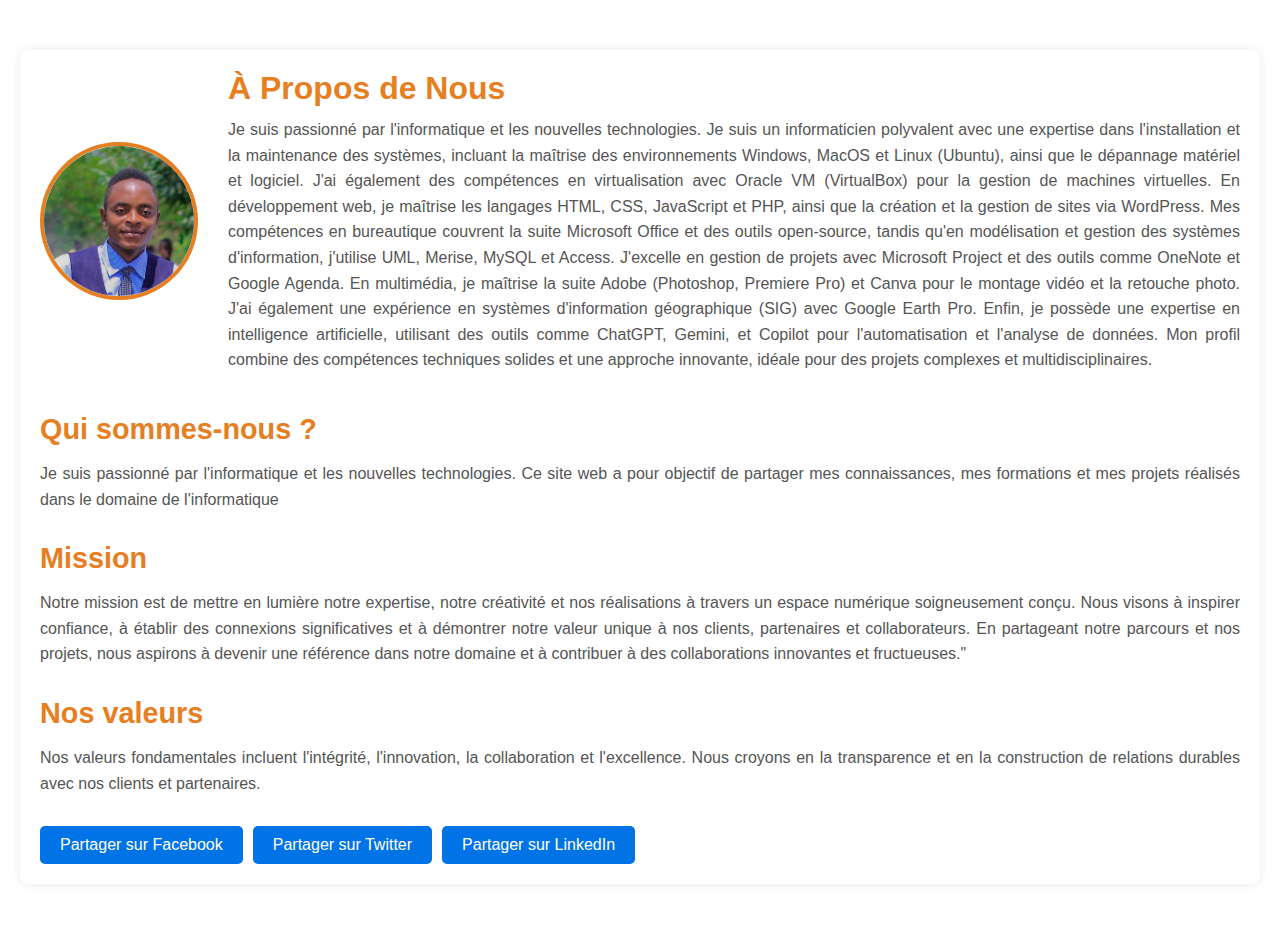
<file: Pages/apropos.html>
<!DOCTYPE html>
<html lang="fr">
<head>
    <meta charset="UTF-8">
    <meta name="viewport" content="width=device-width, initial-scale=1.0">
    <title>À Propos-ir-etienne</title>
    <style>
        /* Reset CSS */
        body, h1, h2, p, ul, li {
            margin: 0;
            padding: 0;
            font-family: Arial, sans-serif;
        }

        /* Conteneur principal */
        .container {
            max-width: 1200px;
            margin: 50px auto;
            padding: 20px;
            background-color: #fff;
            box-shadow: 0 0 10px rgba(0, 0, 0, 0.1);
            border-radius: 8px;
        }

        /* En-tête */
        .header {
            display: flex;
            align-items: center;
            margin-bottom: 40px;
        }

        /* Photo de profil */
        .profile-pic {
            width: 150px;
            height: 150px;
            border-radius: 50%;
            object-fit: cover;
            margin-right: 30px;
            border: 4px solid #e67e22;
        }

        /* Texte de présentation */
        .presentation {
            flex: 1;
        }

        .presentation h1 {
            font-size: 2em;
            color: #e67e22;
            margin-bottom: 10px;
        }

        .presentation p {
            font-size: 1em;
            color: #555;
            line-height: 1.6;
            text-align: justify;
        }

        /* Sections */
        .section {
            margin-bottom: 30px;
        }

        .section h2 {
            font-size: 1.8em;
            color: #e67e22;
            margin-bottom: 15px;
        }

        .section p {
            font-size: 1em;
            color: #555;
            line-height: 1.6;
            text-align: justify;
        }

        /* Boutons de partage */
        .social-buttons {
            margin-top: 20px;
            display: flex;
            gap: 10px;
        }

        .social-buttons a {
            display: inline-block;
            padding: 10px 20px;
            background-color: #0073e6;
            color: #fff;
            text-decoration: none;
            border-radius: 5px;
            font-size: 1em;
            transition: background-color 0.3s ease;
        }

        .social-buttons a:hover {
            background-color: #28a745;
        }

        /* Responsive Design */
        @media (max-width: 768px) {
            .header {
                flex-direction: column;
                text-align: center;
            }

            .profile-pic {
                margin-right: 0;
                margin-bottom: 20px;
            }
        }
    </style>
</head>
<body>
    <div class="container">
        <!-- En-tête avec photo et présentation -->
        <div class="header">
            <img src="../Images/apropos/profil.jpg" alt="Photo de profil" class="profile-pic">
            <div class="presentation">
                <h1>À Propos de Nous</h1>
                <p>
                    Je suis passionné par l'informatique et les nouvelles technologies. 
                    Je suis un informaticien polyvalent avec une expertise dans l'installation 
                    et la maintenance des systèmes, incluant la maîtrise des environnements Windows, 
                    MacOS et Linux (Ubuntu), ainsi que le dépannage matériel et logiciel. J'ai également 
                    des compétences en virtualisation avec Oracle VM (VirtualBox) pour la gestion de machines 
                    virtuelles. En développement web, je maîtrise les langages HTML, CSS, JavaScript et PHP, 
                    ainsi que la création et la gestion de sites via WordPress. Mes compétences en bureautique 
                    couvrent la suite Microsoft Office et des outils open-source, tandis qu'en modélisation et 
                    gestion des systèmes d'information, j'utilise UML, Merise, MySQL et Access. J'excelle en 
                    gestion de projets avec Microsoft Project et des outils comme OneNote et Google Agenda.
                    En multimédia, je maîtrise la suite Adobe (Photoshop, Premiere Pro) et Canva pour le montage 
                    vidéo et la retouche photo. J'ai également une expérience en systèmes d'information géographique 
                    (SIG) avec Google Earth Pro. Enfin, je possède une expertise en intelligence artificielle, 
                    utilisant des outils comme ChatGPT, Gemini, et Copilot pour l'automatisation et l'analyse 
                    de données. Mon profil combine des compétences techniques solides et une approche innovante, 
                    idéale pour des projets complexes et multidisciplinaires.
                </p>
            </div>
        </div>

        <!-- Section "Qui sommes-nous ?" -->
        <div class="section">
            <h2>Qui sommes-nous ?</h2>
            <p>
                Je suis passionné par l'informatique et les nouvelles technologies. 
                Ce site web a pour objectif de partager mes connaissances, mes formations et 
                mes projets réalisés dans le domaine de l'informatique
            </p>
        </div>

        <!-- Section "Mission" -->
        <div class="section">
            <h2>Mission</h2>
            <p>
                Notre mission est de mettre en lumière notre expertise, notre créativité et 
                nos réalisations à travers un espace numérique soigneusement conçu. Nous visons 
                à inspirer confiance, à établir des connexions significatives et à démontrer notre
                 valeur unique à nos clients, partenaires et collaborateurs. En partageant notre 
                 parcours et nos projets, nous aspirons à devenir une référence dans notre domaine 
                 et à contribuer à des collaborations innovantes et fructueuses."
            </p>
        </div>

        <!-- Section "Nos valeurs" -->
        <div class="section">
            <h2>Nos valeurs</h2>
            <p>
                Nos valeurs fondamentales incluent l'intégrité, l'innovation, la collaboration et l'excellence. Nous croyons en la transparence et en la construction de relations durables avec nos clients et partenaires.
            </p>
        </div>

        <!-- Boutons de partage sur les réseaux sociaux -->
        <div class="social-buttons">
            <a href="https://facebook.com" target="_blank">Partager sur Facebook</a>
            <a href="https://twitter.com" target="_blank">Partager sur Twitter</a>
            <a href="https://linkedin.com" target="_blank">Partager sur LinkedIn</a>
        </div>
    </div>
</body>
</html>
</file>
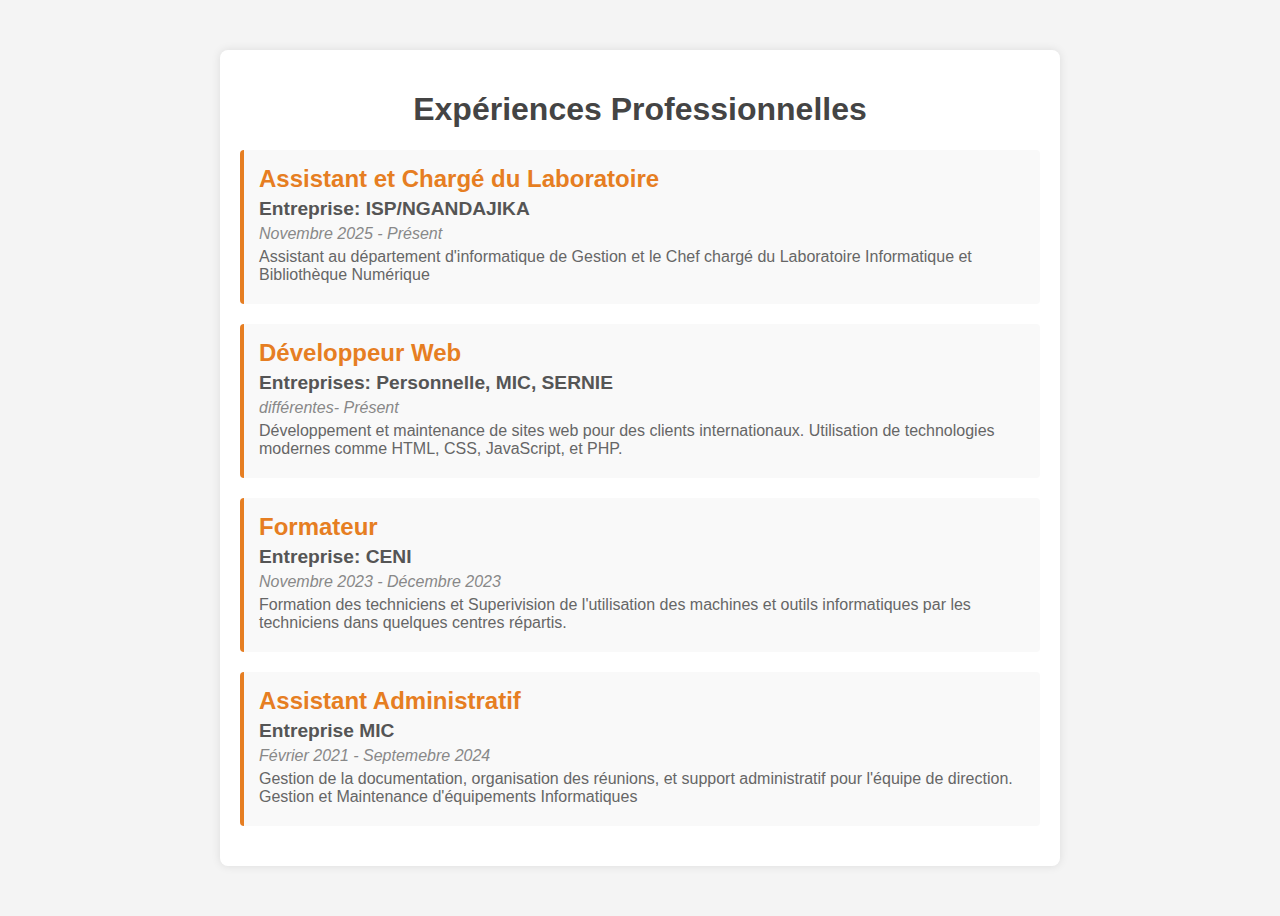
<file: Pages/experiences.html>
<!DOCTYPE html>
<html lang="fr">
<head>
    <meta charset="UTF-8">
    <meta name="viewport" content="width=device-width, initial-scale=1.0">
    <link rel="stylesheet" href="../Css/experiences.css">
    <title>Expériences Professionnelles</title>
</head>
<body>
    <div class="container">
        <h1>Expériences Professionnelles</h1>

        <div class="experience">
            <h2>Assistant et Chargé du Laboratoire</h2>
            <h3>Entreprise: ISP/NGANDAJIKA</h3>
            <p class="date"> Novembre 2025 - Présent</p>
            <p>Assistant au département d'informatique de Gestion et le Chef chargé du Laboratoire Informatique et Bibliothèque Numérique</p>
        </div>


        <div class="experience">
            <h2>Développeur Web</h2>
            <h3>Entreprises: Personnelle, MIC, SERNIE</h3>
            <p class="date">différentes- Présent</p>
            <p>Développement et maintenance de sites web pour des clients internationaux. Utilisation de technologies modernes comme HTML, CSS, JavaScript, et PHP.</p>
        </div>


        <div class="experience">
            <h2>Formateur</h2>
            <h3>Entreprise: CENI </h3>
            <p class="date">Novembre 2023 - Décembre 2023</p>
            <p>Formation des techniciens et Superivision de l'utilisation des machines et outils informatiques par les techniciens dans quelques centres répartis.</p>
        </div>

        <div class="experience">
            <h2>Assistant Administratif</h2>
            <h3>Entreprise MIC</h3>
            <p class="date"> Février 2021 - Septemebre 2024</p>
            <p>Gestion de la documentation, organisation des réunions, et support administratif pour l'équipe de direction. <br>
                Gestion et Maintenance d'équipements Informatiques</p>
        </div>

    </div>
</body>
</html>
</file>
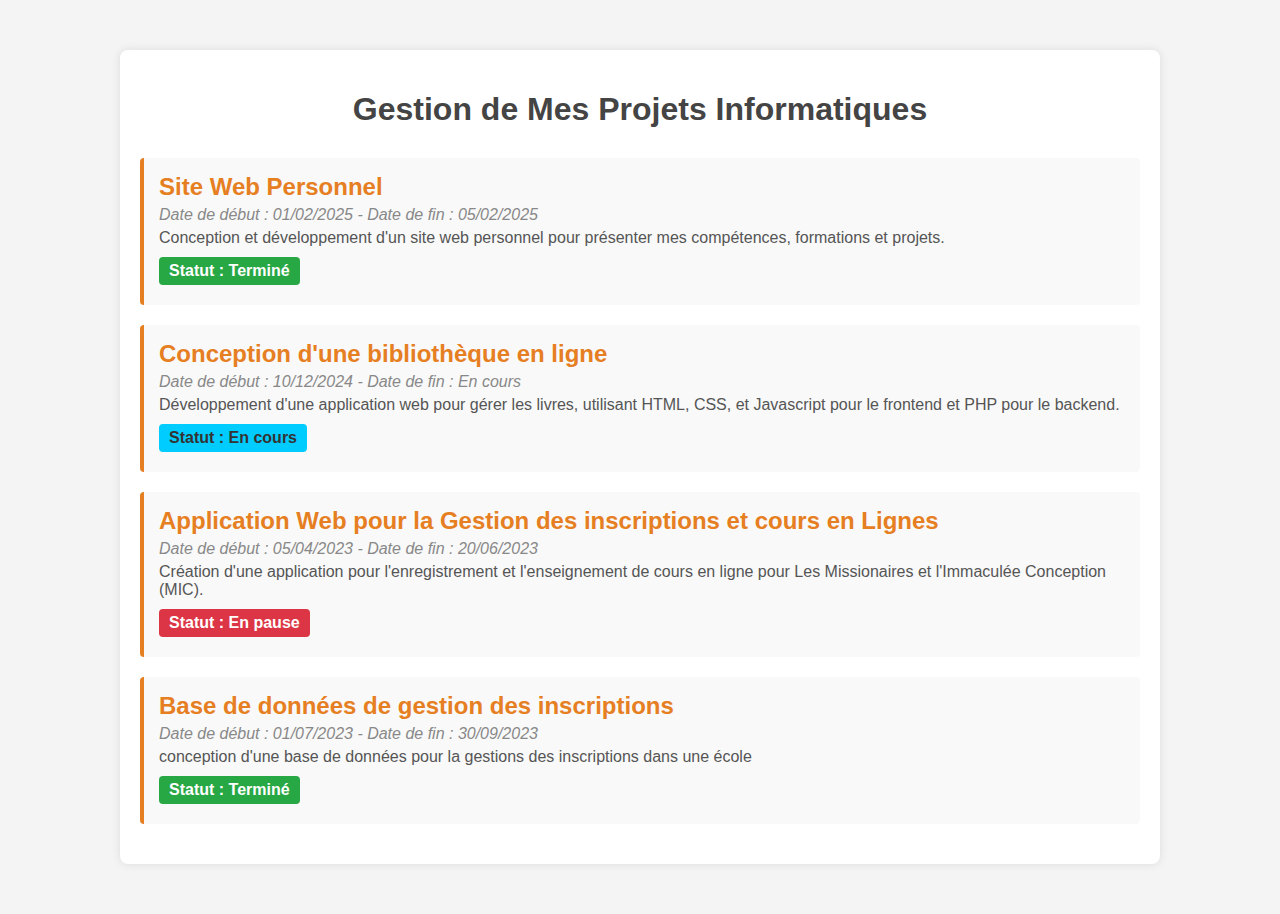
<file: Pages/projets.html>
<!DOCTYPE html>
<html lang="fr">
<head>
    <meta charset="UTF-8">
    <meta name="viewport" content="width=device-width, initial-scale=1.0">
    <link rel="stylesheet" href="../Css/projets.css">
    <title>Gestion de Mes Projets Informatiques</title>
</head>
<body>
    <div class="container">
        <h1>Gestion de Mes Projets Informatiques</h1>

        <!-- Projet 1 -->
        <div class="project">
            <h2>Site Web Personnel</h2>
            <p class="date">Date de début : 01/02/2025 - Date de fin : 05/02/2025</p>
            <p>
                Conception et développement d'un site web personnel pour présenter mes compétences, formations et projets.
            </p>
            <p class="status completed">Statut : Terminé</p>
        </div>

        <!-- Projet 2 -->
        <div class="project">
            <h2>Conception d'une bibliothèque en ligne </h2>
            <p class="date">Date de début : 10/12/2024 - Date de fin : En cours</p>
            <p>
                Développement d'une application web pour gérer les livres, utilisant HTML, CSS, et Javascript pour le frontend et PHP pour le backend.
            </p>
            <p class="status in-progress">Statut : En cours</p>
        </div>

        <!-- Projet 3 -->
        <div class="project">
            <h2> Application Web pour la Gestion des inscriptions et cours en Lignes</h2>
            <p class="date">Date de début : 05/04/2023 - Date de fin : 20/06/2023</p>
            <p>
                Création d'une application pour l'enregistrement et l'enseignement de cours en ligne pour Les Missionaires et l'Immaculée Conception (MIC).
            </p>
            <p class="status on-hold">Statut : En pause</p>
        </div>

        <!-- Projet 4 -->
        <div class="project">
            <h2>Base de données de gestion des inscriptions</h2>
            <p class="date">Date de début : 01/07/2023 - Date de fin : 30/09/2023</p>
            <p>
                conception d'une base de données pour la gestions des inscriptions dans une école
            </p>
            <p class="status completed">Statut : Terminé</p>
        </div>
    </div>
</body>
</html>
</file>
<file: Css/experiences.css>
body {
            font-family: Arial, sans-serif;
            background-color: #f4f4f4;
            color: #333;
            margin: 0;
            padding: 0;
        }
        .container {
            max-width: 800px;
            margin: 50px auto;
            padding: 20px;
            background-color: #fff;
            box-shadow: 0 0 10px rgba(0, 0, 0, 0.1);
            border-radius: 8px;
        }
        h1 {
            text-align: center;
            color: #444;
        }
        .experience {
            margin-bottom: 20px;
            padding: 15px;
            border-left: 4px solid #e67e22;
            background-color: #f9f9f9;
            border-radius: 4px;
        }
        .experience h2 {
            margin: 0;
            font-size: 1.5em;
            color: #e67e22;
        }
        .experience h3 {
            margin: 5px 0;
            font-size: 1.2em;
            color: #555;
        }
        .experience p {
            margin: 5px 0;
            font-size: 1em;
            color: #666;
        }
        .experience .date {
            font-style: italic;
            color: #888;
        }
</file>
<file: Css/projets.css>
body {
            font-family: Arial, sans-serif;
            background-color: #f4f4f4;
            color: #333;
            margin: 0;
            padding: 0;
        }
        .container {
            max-width: 1000px;
            margin: 50px auto;
            padding: 20px;
            background-color: #fff;
            box-shadow: 0 0 10px rgba(0, 0, 0, 0.1);
            border-radius: 8px;
        }
        h1 {
            text-align: center;
            color: #444;
            margin-bottom: 30px;
        }
        .project {
            margin-bottom: 20px;
            padding: 15px;
            border-left: 4px solid #e67e22;
            background-color: #f9f9f9;
            border-radius: 4px;
        }
        .project h2 {
            margin: 0;
            font-size: 1.5em;
            color: #e67e22;
        }
        .project p {
            margin: 5px 0;
            font-size: 1em;
            color: #555;
        }
        .project .date {
            font-style: italic;
            color: #888;
        }
        .project .status {
            display: inline-block;
            padding: 5px 10px;
            border-radius: 4px;
            font-weight: bold;
        }
        .status.in-progress {
            background-color: #00ccff;
            color: #333;
        }
        .status.completed {
            background-color: #28a745;
            color: #fff;
        }
        .status.on-hold {
            background-color: #dc3545;
            color: #fff;
        }
        .footer {
            text-align: center;
            margin-top: 30px;
            padding-top: 20px;
            border-top: 1px solid #ddd;
            color: #888;
        }
</file>
